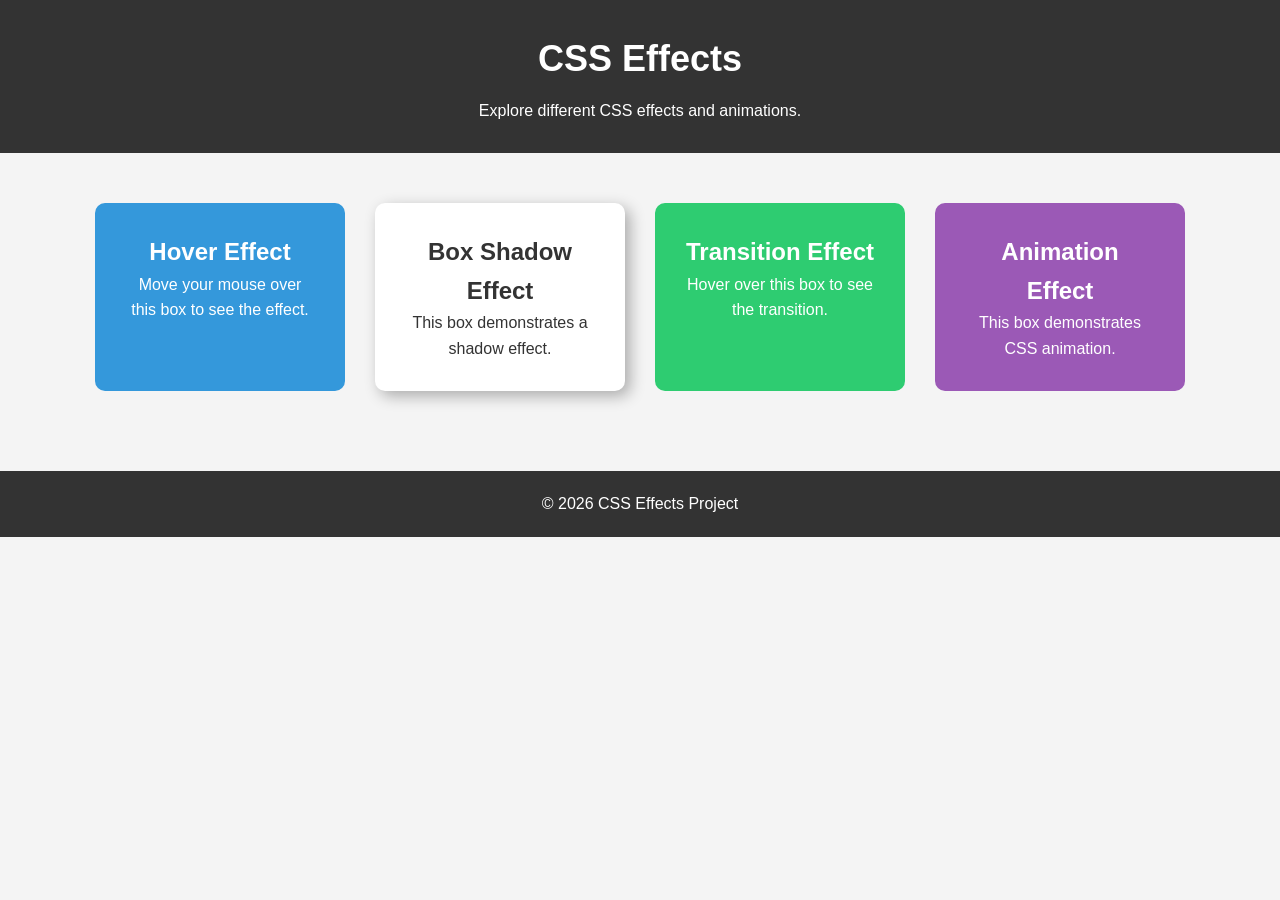
<file: index.html>
<!DOCTYPE html>
<html lang="en">
<head>
    <meta charset="UTF-8">
    <meta name="viewport" content="width=device-width, initial-scale=1.0">
    <title>CSS Effects</title>
    <link rel="stylesheet" href="style.css">
</head>
<body>

    <header>
        <h1>CSS Effects</h1>
        <p>Explore different CSS effects and animations.</p>
    </header>

    <main>
        <section class="container">

            <div class="effect-box">
                <h2>Hover Effect</h2>
                <p>Move your mouse over this box to see the effect.</p>
            </div>

            <div class="shadow-box">
                <h2>Box Shadow Effect</h2>
                <p>This box demonstrates a shadow effect.</p>
            </div>

            <div class="transition-box">
                <h2>Transition Effect</h2>
                <p>Hover over this box to see the transition.</p>
            </div>

            <div class="animation-box">
                <h2>Animation Effect</h2>
                <p>This box demonstrates CSS animation.</p>
            </div>

        </section>
    </main>

    <footer>
        <p>&copy; 2026 CSS Effects Project</p>
    </footer>

</body>
</html>
</file>
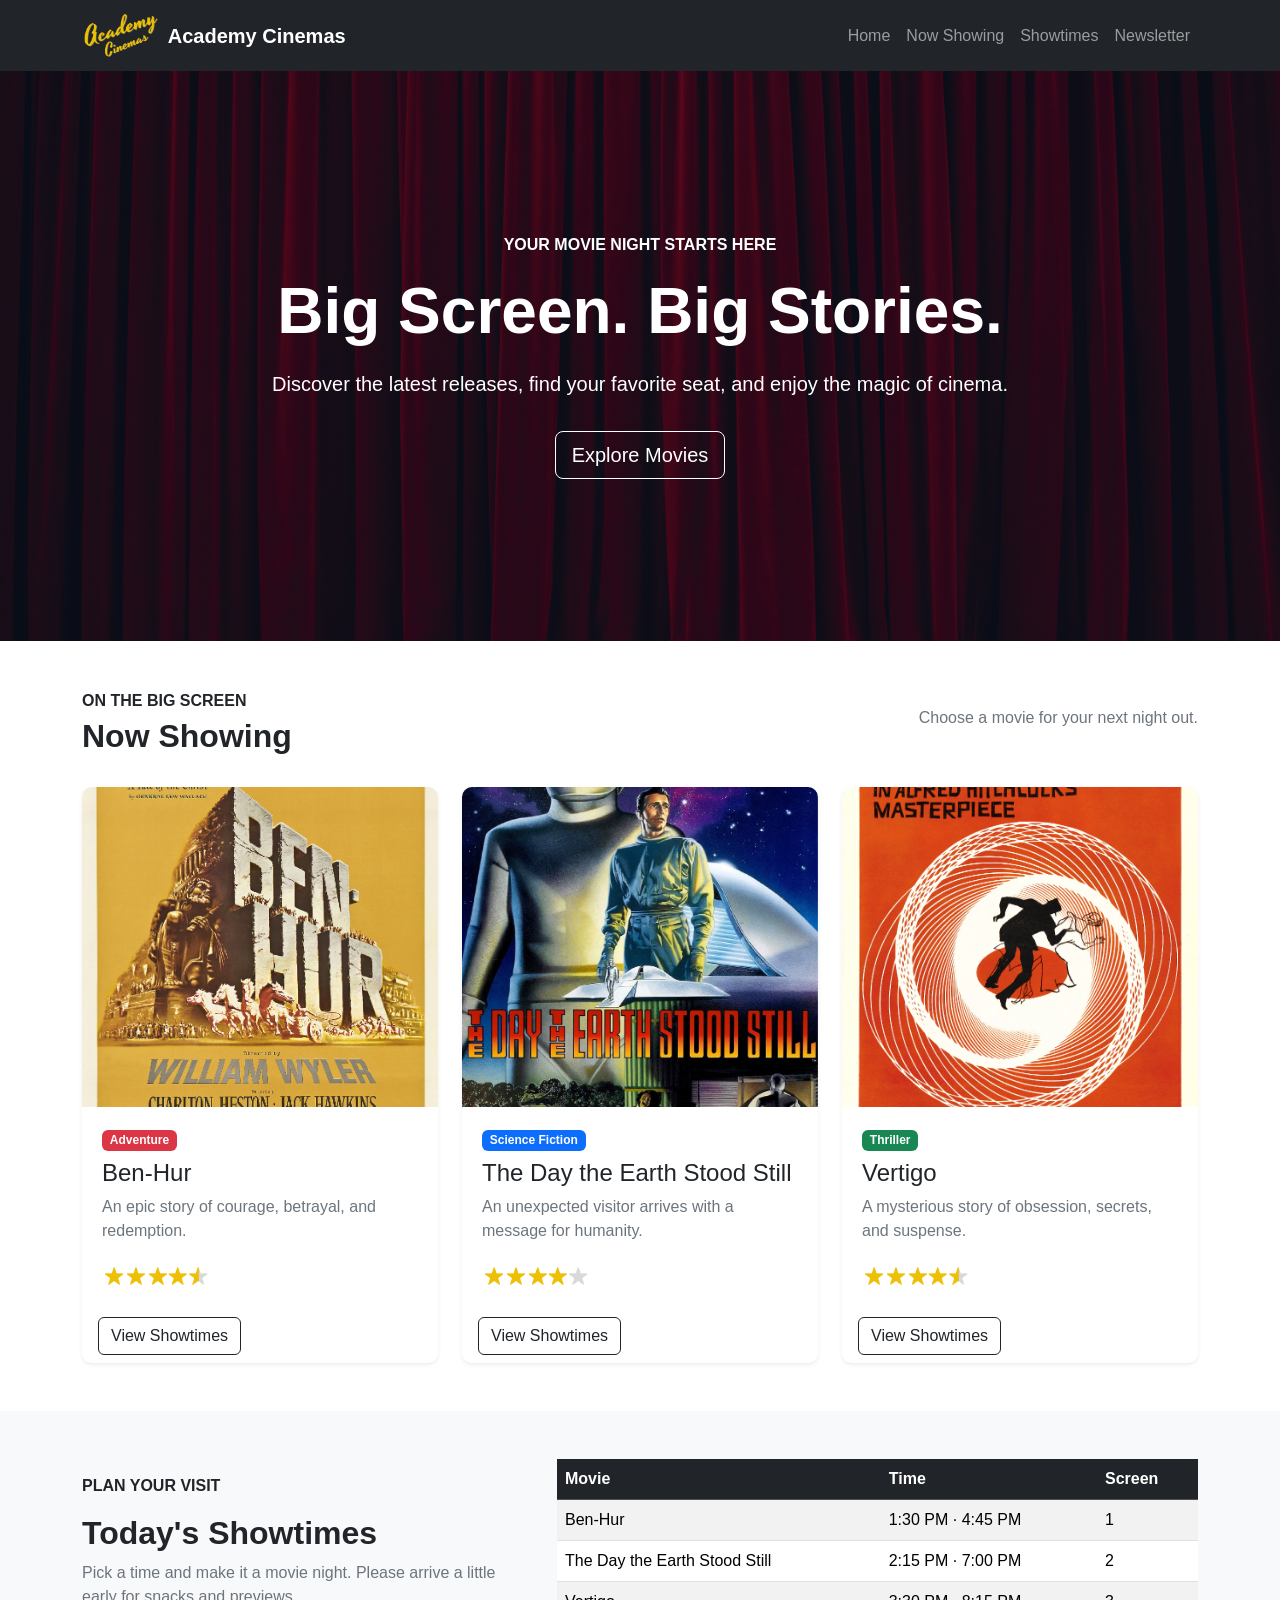
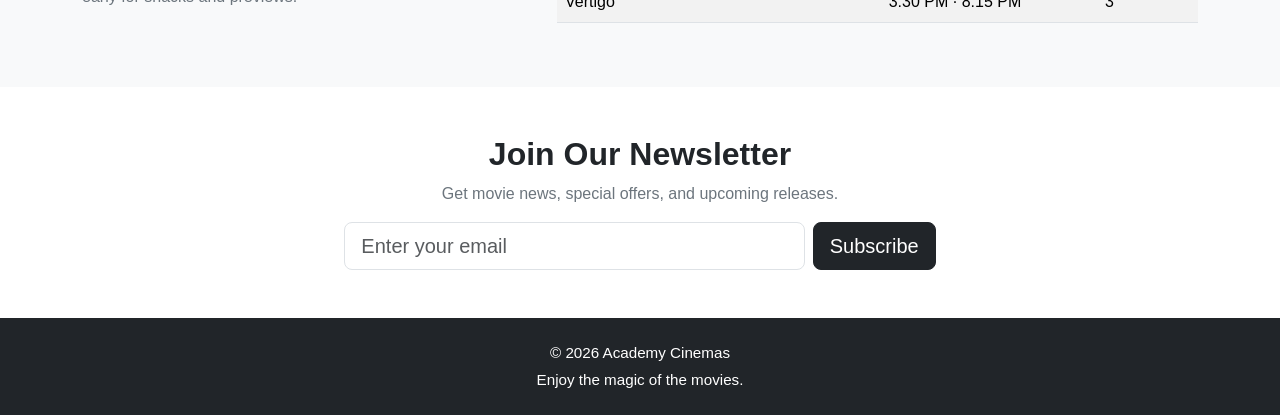
<file: Academy-Cinemas/index.html>
<!DOCTYPE html>
<html lang="en">
<head>
    <meta charset="UTF-8">
    <meta name="viewport" content="width=device-width, initial-scale=1.0">
    <title>Academy Cinemas | Now Showing</title>

    <link href="https://cdn.jsdelivr.net/npm/bootstrap@5.3.3/dist/css/bootstrap.min.css" rel="stylesheet">
    <link rel="stylesheet" href="styles.css">
</head>

<body>

    <!-- NAVBAR -->
    <nav class="navbar navbar-expand-lg navbar-dark bg-dark sticky-top">
        <div class="container">
            <a class="navbar-brand d-flex align-items-center" href="#home">
                <img src="images/logo.png" alt="Academy Cinemas Logo" height="45">
                <span class="ms-2 fw-bold">Academy Cinemas</span>
            </a>

            <button class="navbar-toggler" type="button" data-bs-toggle="collapse"
                data-bs-target="#mainNav" aria-controls="mainNav"
                aria-expanded="false" aria-label="Toggle navigation">
                <span class="navbar-toggler-icon"></span>
            </button>

            <div class="collapse navbar-collapse" id="mainNav">
                <ul class="navbar-nav ms-auto">
                    <li class="nav-item">
                        <a class="nav-link" href="#home">Home</a>
                    </li>
                    <li class="nav-item">
                        <a class="nav-link" href="#movies">Now Showing</a>
                    </li>
                    <li class="nav-item">
                        <a class="nav-link" href="#showtimes">Showtimes</a>
                    </li>
                    <li class="nav-item">
                        <a class="nav-link" href="#newsletter">Newsletter</a>
                    </li>
                </ul>
            </div>
        </div>
    </nav>

    <!-- HERO -->
    <header id="home" class="hero-section text-center text-white">
        <div class="container">
            <p class="text-uppercase fw-bold">Your movie night starts here</p>
            <h1 class="display-3 fw-bold">Big Screen. Big Stories.</h1>
            <p class="lead">
                Discover the latest releases, find your favorite seat,
                and enjoy the magic of cinema.
            </p>
            <a href="#movies" class="btn btn-outline-light btn-lg mt-3">
                Explore Movies
            </a>
        </div>
    </header>

    <!-- NOW SHOWING -->
    <section id="movies" class="py-5">
        <div class="container">
            <div class="d-flex flex-wrap justify-content-between align-items-center mb-4">
                <div>
                    <p class="text-uppercase fw-bold mb-1">On the big screen</p>
                    <h2 class="fw-bold">Now Showing</h2>
                </div>
                <p class="text-secondary">Choose a movie for your next night out.</p>
            </div>

            <div class="row g-4">

                <!-- BEN-HUR -->
                <div class="col-md-6 col-lg-4">
                    <div class="card h-100 shadow-sm movie-card">
                        <img src="images/ben-hur.jpg" class="card-img-top movie-image"
                            alt="Ben-Hur movie poster">
                        <div class="card-body">
                            <span class="badge bg-danger mb-2">Adventure</span>
                            <h3 class="card-title h4">Ben-Hur</h3>
                            <p class="card-text text-secondary">
                                An epic story of courage, betrayal, and redemption.
                            </p>
                            <img src="images/four-and-half-stars.png"
                                alt="Four and a half stars" class="rating-image">
                        </div>
                        <div class="card-footer bg-white border-0">
                            <a href="#showtimes" class="btn btn-outline-dark">View Showtimes</a>
                        </div>
                    </div>
                </div>

                <!-- THE DAY THE EARTH STOOD STILL -->
                <div class="col-md-6 col-lg-4">
                    <div class="card h-100 shadow-sm movie-card">
                        <img src="images/earth-stood-still.jpg" class="card-img-top movie-image"
                            alt="The Day the Earth Stood Still movie poster">
                        <div class="card-body">
                            <span class="badge bg-primary mb-2">Science Fiction</span>
                            <h3 class="card-title h4">The Day the Earth Stood Still</h3>
                            <p class="card-text text-secondary">
                                An unexpected visitor arrives with a message for humanity.
                            </p>
                            <img src="images/four-stars.png"
                                alt="Four stars" class="rating-image">
                        </div>
                        <div class="card-footer bg-white border-0">
                            <a href="#showtimes" class="btn btn-outline-dark">View Showtimes</a>
                        </div>
                    </div>
                </div>

                <!-- VERTIGO -->
                <div class="col-md-6 col-lg-4">
                    <div class="card h-100 shadow-sm movie-card">
                        <img src="images/vertigo.jpg" class="card-img-top movie-image"
                            alt="Vertigo movie poster">
                        <div class="card-body">
                            <span class="badge bg-success mb-2">Thriller</span>
                            <h3 class="card-title h4">Vertigo</h3>
                            <p class="card-text text-secondary">
                                A mysterious story of obsession, secrets, and suspense.
                            </p>
                            <img src="images/four-and-half-stars.png"
                                alt="Four and a half stars" class="rating-image">
                        </div>
                        <div class="card-footer bg-white border-0">
                            <a href="#showtimes" class="btn btn-outline-dark">View Showtimes</a>
                        </div>
                    </div>
                </div>

            </div>
        </div>
    </section>

    <!-- SHOWTIMES -->
    <section id="showtimes" class="py-5 bg-light">
        <div class="container">
            <div class="row align-items-center g-4">
                <div class="col-lg-5">
                    <p class="text-uppercase fw-bold">Plan your visit</p>
                    <h2 class="fw-bold">Today's Showtimes</h2>
                    <p class="text-secondary">
                        Pick a time and make it a movie night.
                        Please arrive a little early for snacks and previews.
                    </p>
                </div>

                <div class="col-lg-7">
                    <div class="table-responsive">
                        <table class="table table-striped table-hover align-middle">
                            <thead class="table-dark">
                                <tr>
                                    <th>Movie</th>
                                    <th>Time</th>
                                    <th>Screen</th>
                                </tr>
                            </thead>
                            <tbody>
                                <tr>
                                    <td>Ben-Hur</td>
                                    <td>1:30 PM · 4:45 PM</td>
                                    <td>1</td>
                                </tr>
                                <tr>
                                    <td>The Day the Earth Stood Still</td>
                                    <td>2:15 PM · 7:00 PM</td>
                                    <td>2</td>
                                </tr>
                                <tr>
                                    <td>Vertigo</td>
                                    <td>3:30 PM · 8:15 PM</td>
                                    <td>3</td>
                                </tr>
                            </tbody>
                        </table>
                    </div>
                </div>
            </div>
        </div>
    </section>

    <!-- NEWSLETTER -->
    <section id="newsletter" class="py-5">
        <div class="container text-center">
            <h2 class="fw-bold">Join Our Newsletter</h2>
            <p class="text-secondary">
                Get movie news, special offers, and upcoming releases.
            </p>
            <form class="row justify-content-center g-2">
                <div class="col-md-5">
                    <input type="email" class="form-control form-control-lg"
                        placeholder="Enter your email" aria-label="Email address">
                </div>
                <div class="col-auto">
                    <button type="button" class="btn btn-dark btn-lg">
                        Subscribe
                    </button>
                </div>
            </form>
        </div>
    </section>

    <!-- FOOTER -->
    <footer class="bg-dark text-white py-4">
        <div class="container text-center">
            <p class="mb-1">&copy; 2026 Academy Cinemas</p>
            <p class="mb-0">Enjoy the magic of the movies.</p>
        </div>
    </footer>

    <script src="https://cdn.jsdelivr.net/npm/bootstrap@5.3.3/dist/js/bootstrap.bundle.min.js"></script>

</body>
</html>
</file>
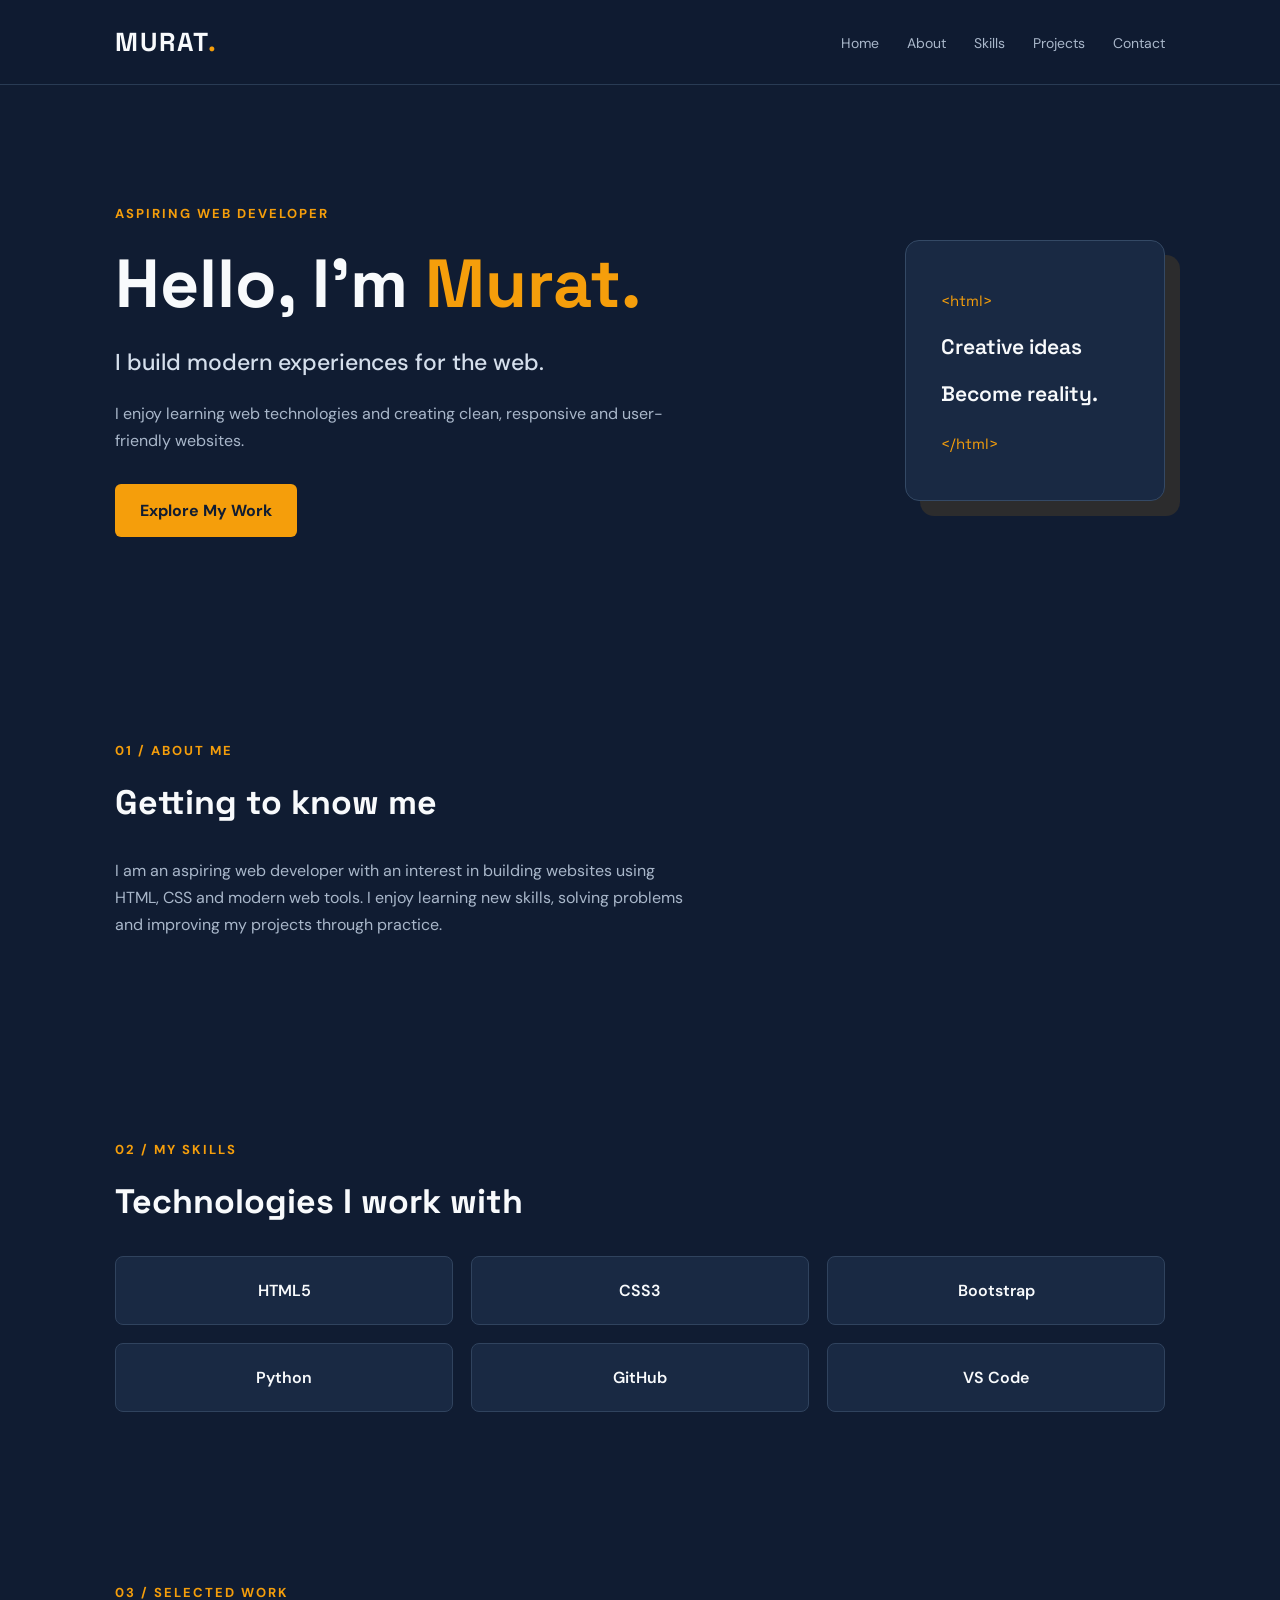
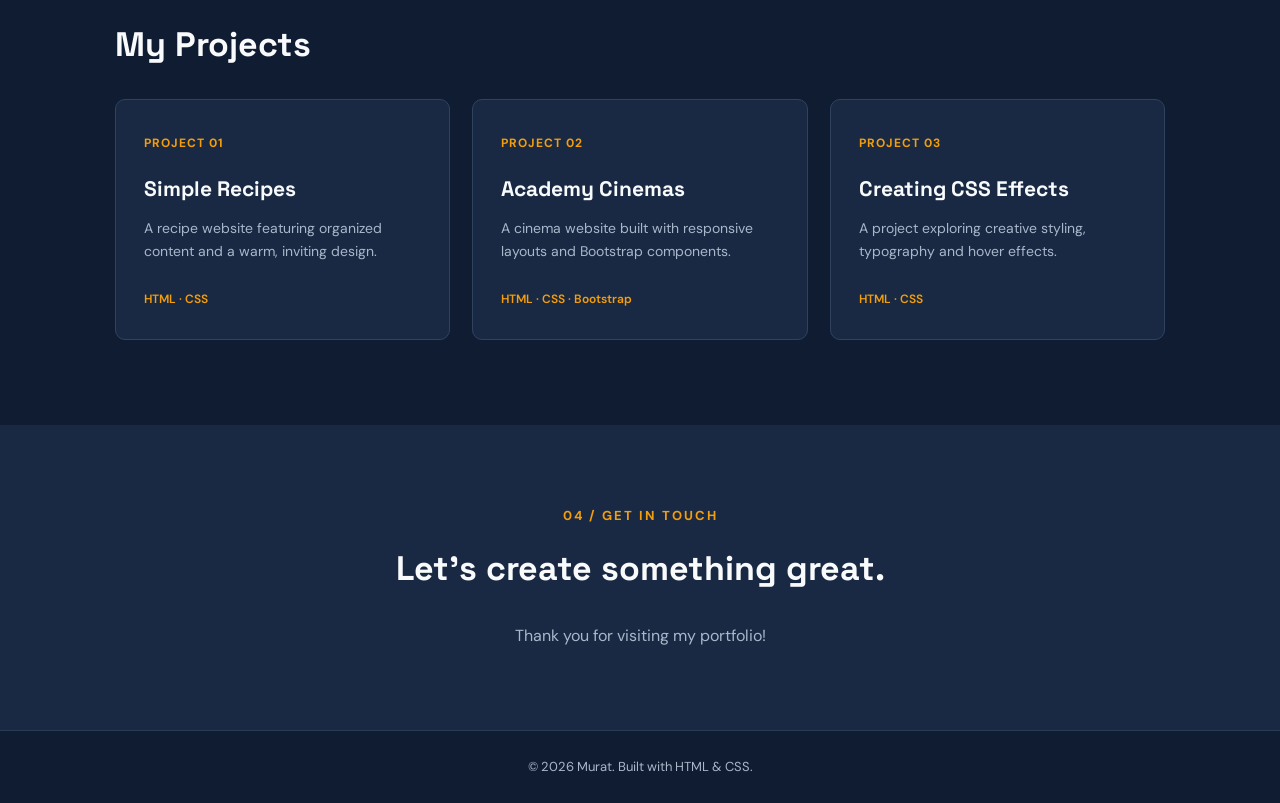
<file: Portfolio-Website/index.html>
<!DOCTYPE html>
<html lang="en">
<head>
    <meta charset="UTF-8">
    <meta name="viewport" content="width=device-width, initial-scale=1.0">
    <meta name="description" content="Murat's web development portfolio">
    <title>Murat | Web Developer Portfolio</title>
    <link rel="stylesheet" href="styles.css">
</head>

<body>

    <header>
        <nav class="navbar">
            <a href="#home" class="logo">MURAT<span>.</span></a>

            <ul class="nav-links">
                <li><a href="#home">Home</a></li>
                <li><a href="#about">About</a></li>
                <li><a href="#skills">Skills</a></li>
                <li><a href="#projects">Projects</a></li>
                <li><a href="#contact">Contact</a></li>
            </ul>
        </nav>
    </header>

    <main>

        <!-- HERO SECTION -->
        <section class="hero" id="home">
            <div class="hero-content">
                <p class="eyebrow">ASPIRING WEB DEVELOPER</p>

                <h1>Hello, I'm <span>Murat.</span></h1>

                <h2>I build modern experiences for the web.</h2>

                <p class="hero-description">
                    I enjoy learning web technologies and creating
                    clean, responsive and user-friendly websites.
                </p>

                <a href="#projects" class="primary-button">
                    Explore My Work
                </a>
            </div>

            <div class="hero-decoration">
                <div class="code-card">
                    <span class="code-orange">&lt;html&gt;</span>
                    <p>Creative ideas</p>
                    <p>Become reality.</p>
                    <span class="code-orange">&lt;/html&gt;</span>
                </div>
            </div>
        </section>

        <!-- ABOUT SECTION -->
        <section class="section" id="about">
            <p class="section-label">01 / ABOUT ME</p>

            <h2>Getting to know me</h2>

            <p class="section-text">
                I am an aspiring web developer with an interest in
                building websites using HTML, CSS and modern web tools.
                I enjoy learning new skills, solving problems and
                improving my projects through practice.
            </p>
        </section>

        <!-- SKILLS SECTION -->
        <section class="section" id="skills">
            <p class="section-label">02 / MY SKILLS</p>

            <h2>Technologies I work with</h2>

            <div class="skills-grid">
                <div class="skill">HTML5</div>
                <div class="skill">CSS3</div>
                <div class="skill">Bootstrap</div>
                <div class="skill">Python</div>
                <div class="skill">GitHub</div>
                <div class="skill">VS Code</div>
            </div>
        </section>

        <!-- PROJECTS SECTION -->
        <section class="section" id="projects">
            <p class="section-label">03 / SELECTED WORK</p>

            <h2>My Projects</h2>

            <div class="projects-grid">

                <article class="project-card">
                    <span class="project-number">PROJECT 01</span>

                    <h3>
                        <a href="https://github.com/Murat-cel/HTML-AND-CSS-PROJECTS/tree/main/Simple-Recipes"
                           target="_blank"
                           rel="noopener noreferrer">
                            Simple Recipes
                        </a>
                    </h3>

                    <p>
                        A recipe website featuring organized content
                        and a warm, inviting design.
                    </p>

                    <span class="project-tech">HTML · CSS</span>
                </article>

                <article class="project-card">
                    <span class="project-number">PROJECT 02</span>

                    <h3>
                        <a href="https://github.com/Murat-cel/HTML-AND-CSS-PROJECTS/tree/main/Academy-Cinemas"
                           target="_blank"
                           rel="noopener noreferrer">
                            Academy Cinemas
                        </a>
                    </h3>

                    <p>
                        A cinema website built with responsive layouts
                        and Bootstrap components.
                    </p>

                    <span class="project-tech">HTML · CSS · Bootstrap</span>
                </article>

                <article class="project-card">
                    <span class="project-number">PROJECT 03</span>

                    <h3>
                        <a href="https://github.com/Murat-cel/HTML-AND-CSS-PROJECTS/tree/main/Creating-CSS-Effects"
                           target="_blank"
                           rel="noopener noreferrer">
                            Creating CSS Effects
                        </a>
                    </h3>

                    <p>
                        A project exploring creative styling,
                        typography and hover effects.
                    </p>

                    <span class="project-tech">HTML · CSS</span>
                </article>

            </div>
        </section>

        <!-- CONTACT SECTION -->
        <section class="contact-section" id="contact">
            <p class="section-label">04 / GET IN TOUCH</p>

            <h2>Let's create something great.</h2>

            <p>Thank you for visiting my portfolio!</p>
        </section>

    </main>

    <!-- FOOTER -->
    <footer>
        <p>© 2026 Murat. Built with HTML & CSS.</p>
    </footer>

</body>
</html>
</file>
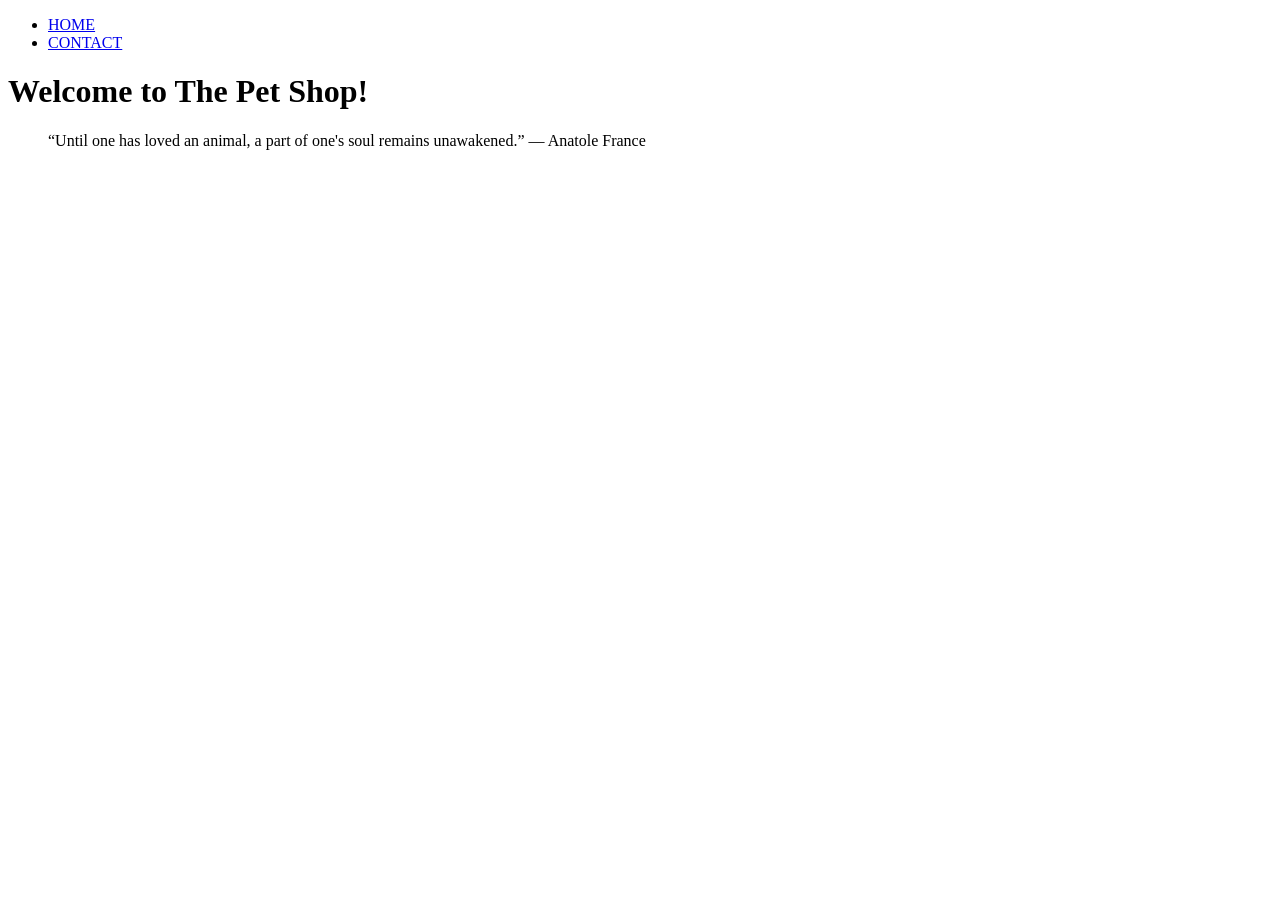
<file: The-Pet-Shop-Website/index.html>
<!DOCTYPE html>
<html>
    <head>
    <title>The Pet Shop</title>
    <meta charset="UTF-8">
    <meta name="description" content="Learn about our pet shop and discover our favorite animals.">
</head>
    <body>
<!-- NAVBAR -->
<nav>
    <ul>
        <li><a href="index.html">HOME</a></li>
        <li><a href="contact.html">CONTACT</a></li>
    </ul>
</nav>
<!--HEADER-->
<header>
    <h1>Welcome to The Pet Shop!</h1>
</header>
<blockquote>
    “Until one has loved an animal, a part of one's soul remains unawakened.”
    — Anatole France
</blockquote>
</body>
</html>
</file>
<file: style.css>
/* General Styles */
* {
    margin: 0;
    padding: 0;
    box-sizing: border-box;
}

body {
    font-family: Arial, sans-serif;
    background-color: #f4f4f4;
    color: #333;
    line-height: 1.6;
}

/* Header */
header {
    background-color: #333;
    color: white;
    text-align: center;
    padding: 30px;
}

header h1 {
    font-size: 36px;
    margin-bottom: 10px;
}

/* Main Container */
.container {
    display: flex;
    flex-wrap: wrap;
    justify-content: center;
    gap: 30px;
    padding: 50px 20px;
}

/* Hover Effect */
.effect-box {
    background-color: #3498db;
    color: white;
    padding: 30px;
    width: 250px;
    text-align: center;
    border-radius: 10px;
    transition: transform 0.3s ease;
}

.effect-box:hover {
    transform: scale(1.1);
}

/* Box Shadow Effect */
.shadow-box {
    background-color: white;
    padding: 30px;
    width: 250px;
    text-align: center;
    border-radius: 10px;
    box-shadow: 5px 5px 15px rgba(0, 0, 0, 0.3);
    transition: box-shadow 0.3s ease;
}

.shadow-box:hover {
    box-shadow: 10px 10px 25px rgba(0, 0, 0, 0.5);
}

/* Transition Effect */
.transition-box {
    background-color: #2ecc71;
    color: white;
    padding: 30px;
    width: 250px;
    text-align: center;
    border-radius: 10px;
    transition: background-color 0.5s ease, transform 0.5s ease;
}

.transition-box:hover {
    background-color: #27ae60;
    transform: translateY(-10px);
}

/* Animation Effect */
.animation-box {
    background-color: #9b59b6;
    color: white;
    padding: 30px;
    width: 250px;
    text-align: center;
    border-radius: 10px;
    animation: moveBox 3s infinite alternate;
}

@keyframes moveBox {
    from {
        transform: translateX(-30px);
    }

    to {
        transform: translateX(30px);
    }
}

/* Footer */
footer {
    background-color: #333;
    color: white;
    text-align: center;
    padding: 20px;
    margin-top: 30px;
}
</file>
<file: Academy-Cinemas/styles.css>
/* GENERAL */
body {
    font-family: Arial, Helvetica, sans-serif;
    color: #212529;
}

html {
    scroll-behavior: smooth;
}

section {
    scroll-margin-top: 80px;
}

/* HERO SECTION */
.hero-section {
    background-image: linear-gradient(rgba(10, 10, 20, 0.65), rgba(10, 10, 20, 0.65)),
        url("images/theater-curtains.jpg");
    background-size: cover;
    background-position: center;
    min-height: 570px;
    display: flex;
    align-items: center;
    justify-content: center;
    padding: 80px 20px;
}

.hero-section h1 {
    margin-bottom: 20px;
}

.hero-section p {
    max-width: 800px;
    margin-left: auto;
    margin-right: auto;
}

/* MOVIE CARDS */
.movie-card {
    border: none;
    border-radius: 10px;
    overflow: hidden;
    transition: transform 0.3s ease, box-shadow 0.3s ease;
}

.movie-card:hover {
    transform: translateY(-6px);
    box-shadow: 0 10px 25px rgba(0, 0, 0, 0.15) !important;
}

.movie-image {
    width: 100%;
    height: 320px;
    object-fit: cover;
}

.movie-card .card-body {
    padding: 20px;
}

.rating-image {
    height: 25px;
    width: auto;
    margin-top: 5px;
}

/* BUTTONS */
.btn {
    transition: all 0.3s ease;
}

.hero-section .btn-outline-light {
    color: #ffffff;
    border-color: #ffffff;
}

.hero-section .btn-outline-light:hover {
    background-color: #ffffff;
    color: #212529;
}

/* SHOWTIMES */
#showtimes {
    scroll-margin-top: 80px;
}

/* FOOTER */
footer {
    font-size: 0.95rem;
}

/* MOBILE */
@media (max-width: 576px) {
    .hero-section {
        min-height: 450px;
    }

    .hero-section h1 {
        font-size: 2.5rem;
    }

    .movie-image {
        height: 280px;
    }
}
</file>
<file: Portfolio-Website/styles.css>
@import url('https://fonts.googleapis.com/css2?family=DM+Sans:wght@400;500;600;700&family=Space+Grotesk:wght@400;500;600;700&display=swap');

:root {
    --background: #101c32;
    --surface: #192943;
    --surface-light: #213653;
    --accent: #f59e0b;
    --text: #f8fafc;
    --muted: #a9b7ca;
}

* {
    margin: 0;
    padding: 0;
    box-sizing: border-box;
    scroll-behavior: smooth;
}

body {
    background: var(--background);
    color: var(--text);
    font-family: 'DM Sans', sans-serif;
    line-height: 1.7;
}

a {
    text-decoration: none;
    color: inherit;
}

header {
    background: rgba(16, 28, 50, 0.95);
    border-bottom: 1px solid #293b54;
    position: sticky;
    top: 0;
    z-index: 100;
}

.navbar {
    max-width: 1100px;
    margin: auto;
    padding: 20px 25px;
    display: flex;
    justify-content: space-between;
    align-items: center;
}

.logo {
    font-family: 'Space Grotesk', sans-serif;
    font-size: 26px;
    font-weight: 700;
    letter-spacing: 2px;
}

.logo span,
.hero h1 span {
    color: var(--accent);
}

.nav-links {
    display: flex;
    gap: 28px;
    list-style: none;
}

.nav-links a {
    color: var(--muted);
    font-size: 14px;
    transition: color 0.3s ease;
}

.nav-links a:hover {
    color: var(--accent);
}

.hero {
    max-width: 1100px;
    min-height: 570px;
    margin: auto;
    padding: 100px 25px;
    display: flex;
    align-items: center;
    justify-content: space-between;
    gap: 50px;
}

.hero-content {
    max-width: 620px;
}

.eyebrow,
.section-label {
    color: var(--accent);
    font-size: 13px;
    font-weight: 700;
    letter-spacing: 2px;
}

.hero h1 {
    font-family: 'Space Grotesk', sans-serif;
    font-size: clamp(42px, 6vw, 68px);
    line-height: 1.2;
    margin: 18px 0;
}

.hero h2 {
    color: #d5dfec;
    font-size: 23px;
    font-weight: 500;
    margin-bottom: 18px;
}

.hero-description,
.section-text {
    color: var(--muted);
    max-width: 570px;
    margin-bottom: 30px;
}

.primary-button {
    display: inline-block;
    background: var(--accent);
    color: #101c32;
    padding: 13px 25px;
    border-radius: 6px;
    font-weight: 700;
    transition: transform 0.3s ease, background 0.3s ease;
}

.primary-button:hover {
    background: #fbbf24;
    transform: translateY(-4px);
}

.hero-decoration {
    display: flex;
    justify-content: center;
    align-items: center;
}

.code-card {
    background: var(--surface);
    border: 1px solid #344965;
    border-radius: 14px;
    padding: 40px 35px;
    min-width: 260px;
    box-shadow: 15px 15px 0 rgba(245, 158, 11, 0.12);
    font-family: 'Space Grotesk', sans-serif;
    font-size: 21px;
}

.code-card p {
    color: var(--text);
    font-weight: 600;
    margin: 12px 0;
}

.code-orange {
    color: var(--accent);
    font-size: 15px;
}

.section {
    max-width: 1100px;
    margin: auto;
    padding: 85px 25px;
}

.section h2,
.contact-section h2 {
    font-family: 'Space Grotesk', sans-serif;
    font-size: 34px;
    margin: 12px 0 25px;
}

.skills-grid {
    display: grid;
    grid-template-columns: repeat(3, 1fr);
    gap: 18px;
}

.skill {
    background: var(--surface);
    border: 1px solid #30435e;
    border-radius: 8px;
    padding: 20px;
    text-align: center;
    font-weight: 600;
    transition: border-color 0.3s ease, transform 0.3s ease;
}

.skill:hover {
    border-color: var(--accent);
    transform: translateY(-5px);
}

.projects-grid {
    display: grid;
    grid-template-columns: repeat(3, 1fr);
    gap: 22px;
}

.project-card {
    background: var(--surface);
    border: 1px solid #30435e;
    border-radius: 10px;
    padding: 28px;
    transition: transform 0.3s ease, border-color 0.3s ease;
}

.project-card:hover {
    transform: translateY(-7px);
    border-color: var(--accent);
}

.project-number {
    color: var(--accent);
    font-size: 12px;
    font-weight: 700;
    letter-spacing: 1px;
}

.project-card h3 {
    font-family: 'Space Grotesk', sans-serif;
    font-size: 21px;
    margin: 16px 0 10px;
}

.project-card p {
    color: var(--muted);
    font-size: 14px;
    margin-bottom: 20px;
}

.project-tech {
    color: var(--accent);
    font-size: 12px;
    font-weight: 600;
}

.contact-section {
    background: var(--surface);
    text-align: center;
    padding: 80px 25px;
}

.contact-section p:last-child {
    color: var(--muted);
}

footer {
    text-align: center;
    padding: 25px;
    color: var(--muted);
    font-size: 13px;
    border-top: 1px solid #293b54;
}

@media (max-width: 768px) {
    .navbar {
        flex-direction: column;
        gap: 15px;
    }

    .nav-links {
        flex-wrap: wrap;
        justify-content: center;
        gap: 15px;
    }

    .hero {
        flex-direction: column;
        align-items: flex-start;
        padding-top: 70px;
        padding-bottom: 70px;
    }

    .hero-decoration {
        width: 100%;
    }

    .code-card {
        width: 100%;
    }

    .skills-grid,
    .projects-grid {
        grid-template-columns: 1fr;
    }

    .section {
        padding: 65px 25px;
    }
}
</file>
